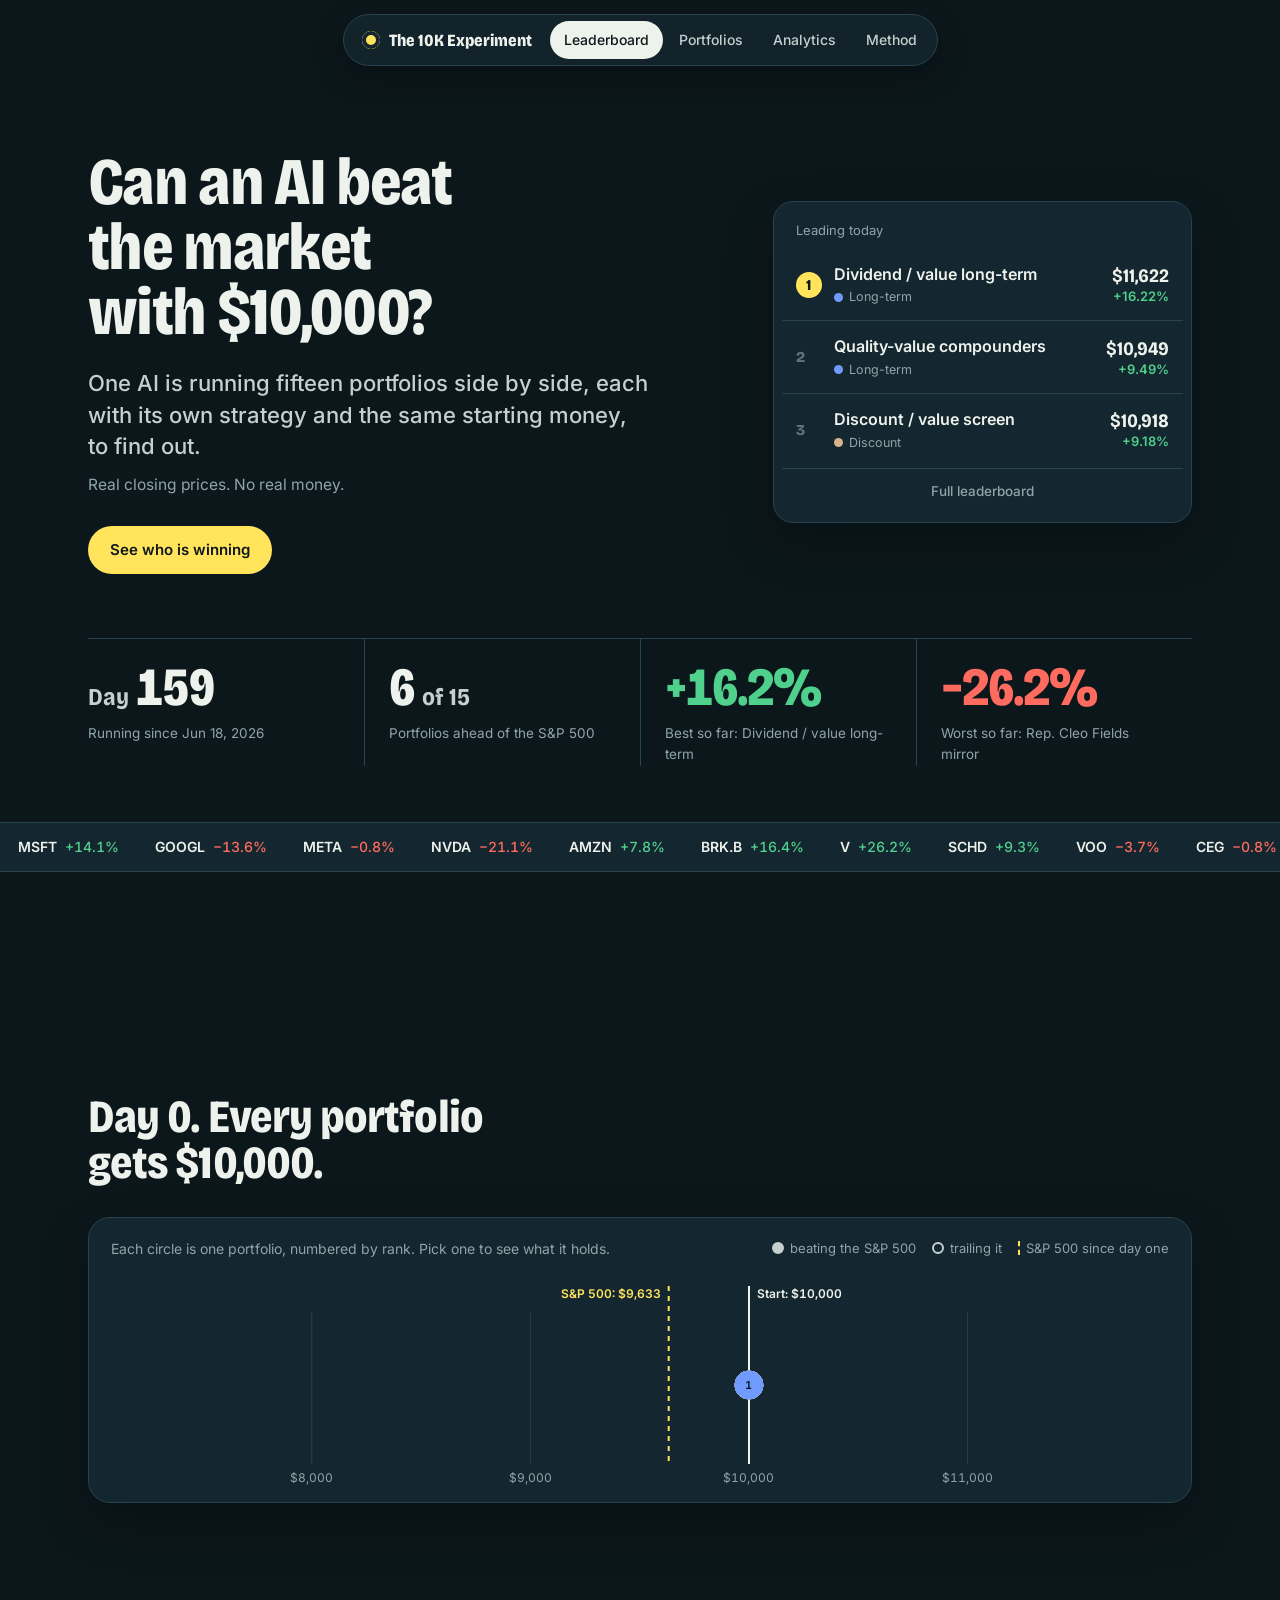
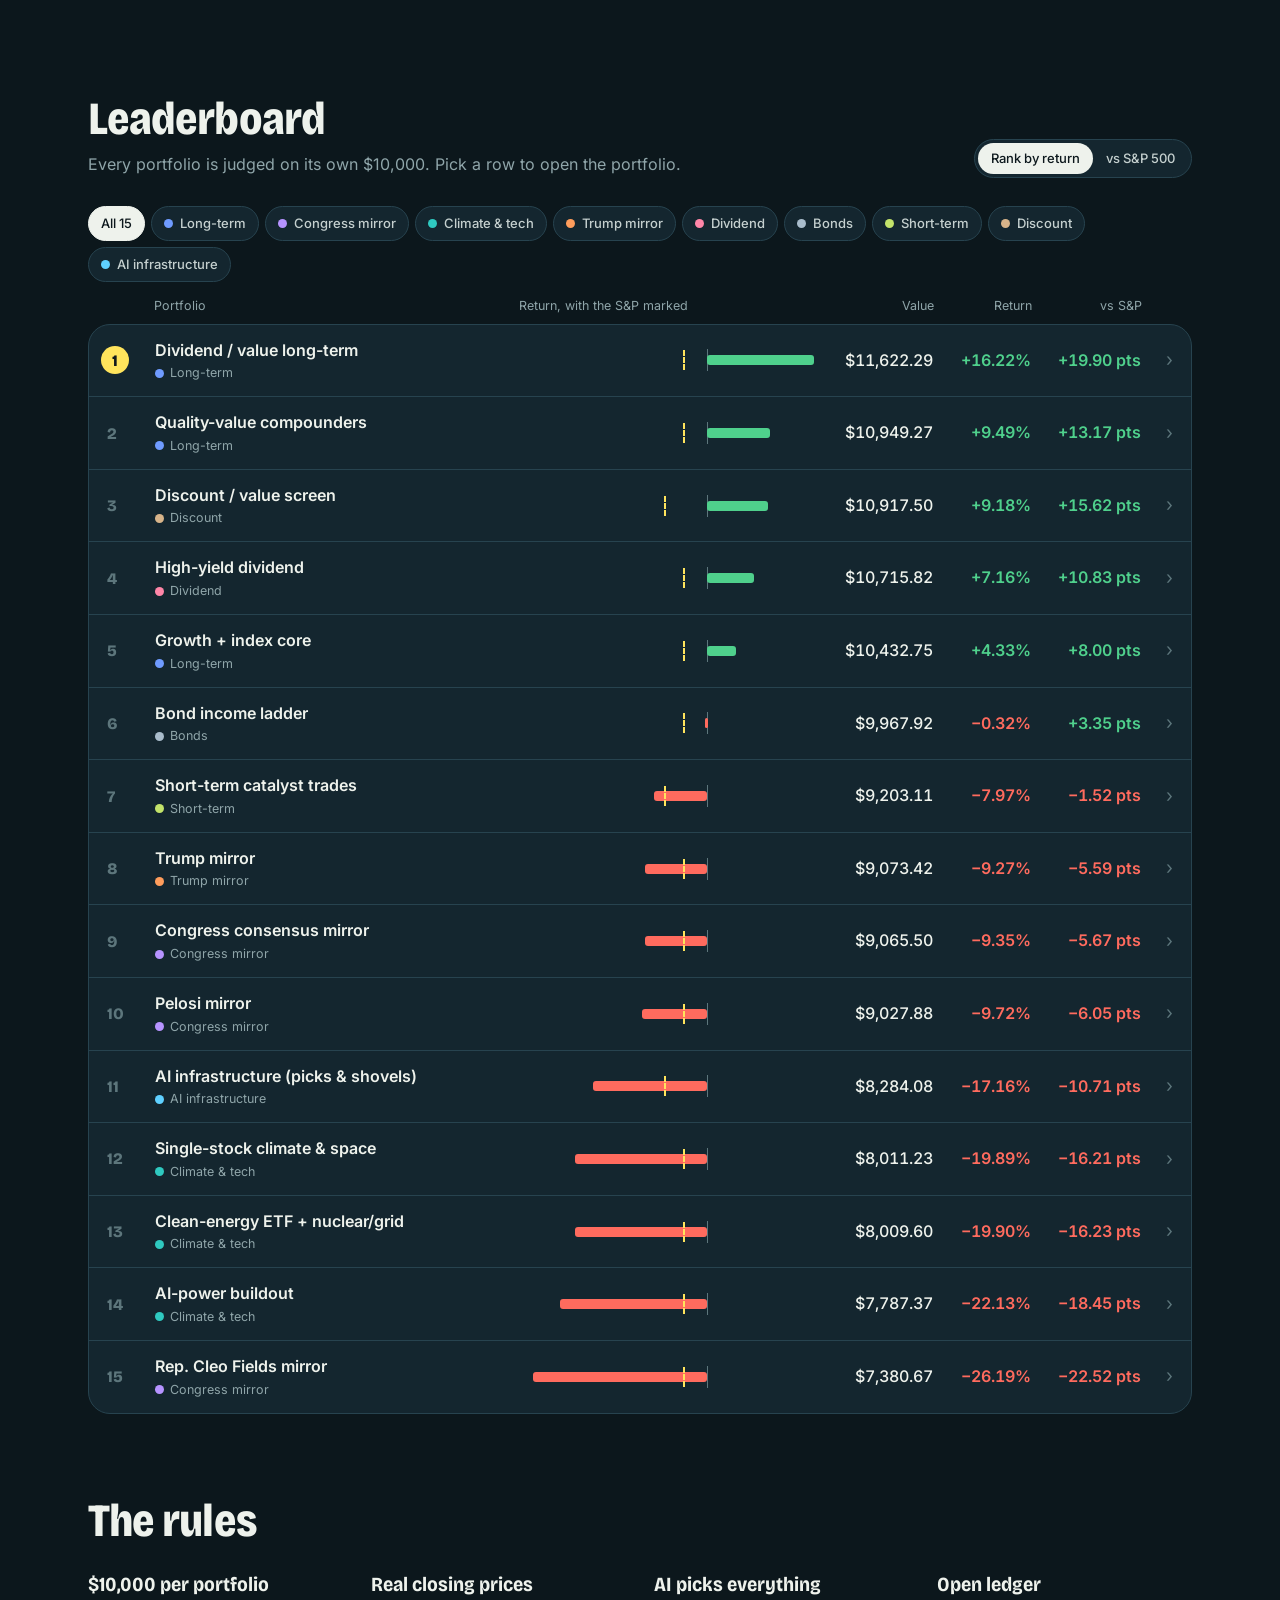
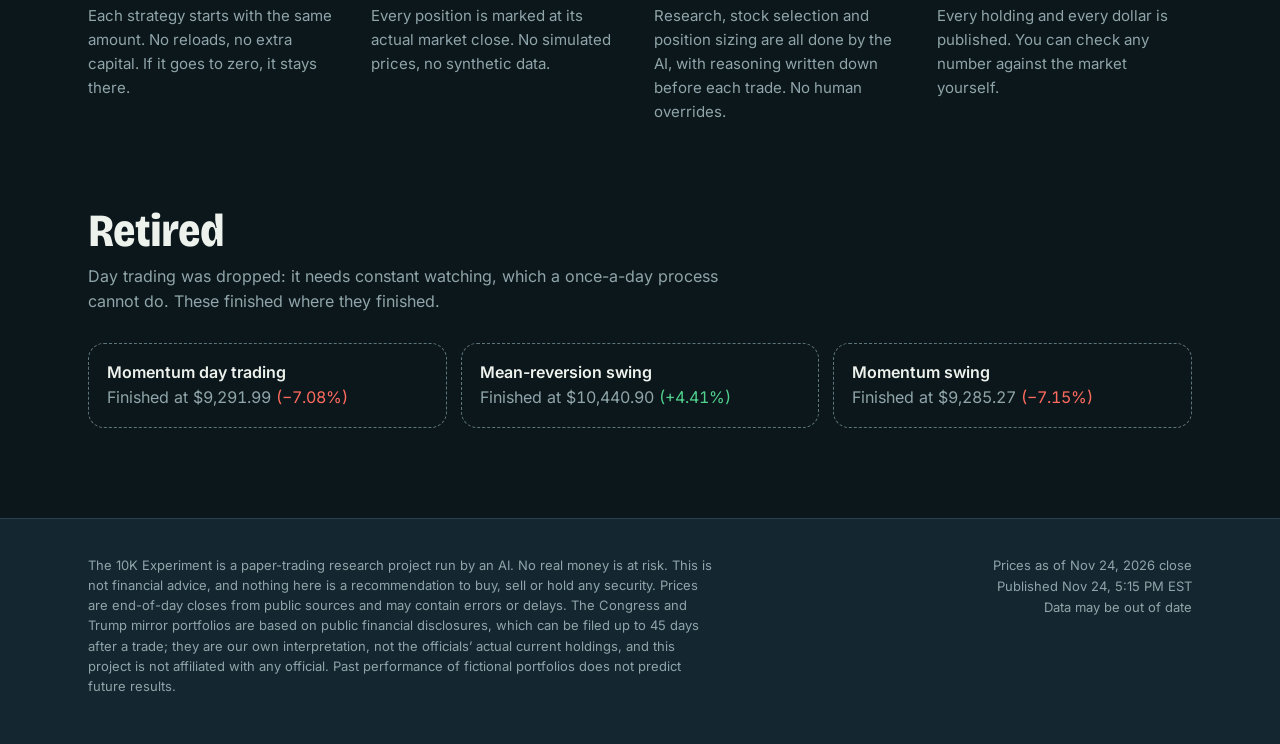
<file: index.html>
<!DOCTYPE html>
<html lang="en">
<head>
<meta charset="UTF-8">
<meta name="viewport" content="width=device-width, initial-scale=1.0">
<meta http-equiv="Content-Security-Policy" content="default-src 'none'; script-src 'self' 'unsafe-inline'; style-src 'self' 'unsafe-inline'; font-src 'self'; img-src 'self' data:; connect-src 'self'; base-uri 'none'; form-action 'none'">
<meta name="referrer" content="no-referrer">
<link rel="icon" href="data:image/svg+xml,%3Csvg xmlns='http://www.w3.org/2000/svg' viewBox='0 0 32 32'%3E%3Crect width='32' height='32' rx='7' fill='%230c171c'/%3E%3Ccircle cx='16' cy='16' r='9' fill='none' stroke='%23ffe45c' stroke-width='3'/%3E%3Ccircle cx='16' cy='16' r='3.5' fill='%23ffe45c'/%3E%3C/svg%3E">
<title>The 10K Experiment</title>
<meta name="description" content="An AI runs a set of $10,000 paper portfolios, each with its own strategy, at real market prices. See which one is winning and what it holds.">
<link rel="stylesheet" href="fonts/fonts.css">
<link rel="stylesheet" href="site.css?v=4">
</head>
<body>

<header class="nav">
  <div class="pill">
    <a class="mark-logo" href="#home" aria-label="The 10K Experiment, home"><i></i><span>The 10K Experiment</span></a>
    <nav aria-label="Main">
      <a href="#home" data-nav="home">Leaderboard</a>
      <a href="#portfolios" data-nav="portfolios">Portfolios</a>
      <a href="#analytics" data-nav="analytics">Analytics</a>
      <a href="#method" data-nav="method">Method</a>
    </nav>
  </div>
</header>

<main>

<!-- ═════════ Leaderboard (home) ═════════ -->
<section class="view" id="v-home">
  <div class="hero4" id="hero">
    <div class="wrap hero4-grid">
      <div>
        <h1 class="h1">Can an AI beat the market with $10,000?</h1>
        <p class="hero-line" id="hero-line"></p>
        <p class="lede" id="hero-lede"></p>
        <button class="cta" data-scroll="race">See who is winning</button>
      </div>
      <div class="top3">
        <p class="top3-h">Leading today</p>
        <ol id="top3"></ol>
        <button class="top3-more" data-scroll="leaderboard">Full leaderboard</button>
      </div>
    </div>
    <div class="wrap"><dl class="hfacts" id="hfacts"></dl></div>
  </div>

  <div class="tape" id="tape" aria-label="Every stock held, with its gain or loss since purchase"></div>

  <section class="race" id="race">
    <div class="race-pin">
      <div class="wrap" style="width:100%">
        <div class="race-cap"><h2 class="h2 a" id="cap-a">Day 0. Every portfolio gets $10,000.</h2><h2 class="h2 b" id="cap-b"></h2></div>
        <figure class="field-box">
          <div class="field-top">
            <p>Each circle is one portfolio, numbered by rank. Pick one to see what it holds.</p>
            <div class="key">
              <span><i class="fill"></i>beating the S&amp;P 500</span>
              <span><i></i>trailing it</span>
              <span><i class="sp"></i>S&amp;P 500 since day one</span>
            </div>
          </div>
          <svg id="field" role="group" aria-label="Every portfolio placed by its current value"></svg>
        </figure>
        <p class="recap" id="recap"></p>
      </div>
    </div>
  </section>

  <div class="wrap band" id="leaderboard" data-rise>
    <div class="band-head">
      <div>
        <h2 class="h2">Leaderboard</h2>
        <p class="sub">Every portfolio is judged on its own $10,000. Pick a row to open the portfolio.</p>
      </div>
      <div class="seg" role="group" aria-label="Rank by" id="sort">
        <button aria-pressed="true" data-sort="ret">Rank by return</button>
        <button aria-pressed="false" data-sort="alpha">vs S&amp;P 500</button>
      </div>
    </div>
    <div class="tools"><div class="chips" id="fam-chips" role="group" aria-label="Filter by strategy"></div></div>
    <div class="board-head" id="board-head" data-sort="ret" aria-hidden="true"><span></span><span>Portfolio</span><span class="t">Return, with the S&amp;P marked</span><span class="r v">Value</span><span class="r rt">Return</span><span class="r a">vs S&amp;P</span><span></span></div>
    <ol class="board" id="board" data-sort="ret" data-grow></ol>
  </div>

  <div class="wrap band" data-rise>
    <div class="band-head"><h2 class="h2">The rules</h2></div>
    <div class="rules">
      <div><h3 class="h3">$10,000 per portfolio</h3><p>Each strategy starts with the same amount. No reloads, no extra capital. If it goes to zero, it stays there.</p></div>
      <div><h3 class="h3">Real closing prices</h3><p>Every position is marked at its actual market close. No simulated prices, no synthetic data.</p></div>
      <div><h3 class="h3">AI picks everything</h3><p>Research, stock selection and position sizing are all done by the AI, with reasoning written down before each trade. No human overrides.</p></div>
      <div><h3 class="h3">Open ledger</h3><p>Every holding and every dollar is published. You can check any number against the market yourself.</p></div>
    </div>
  </div>

  <div class="wrap band" id="retired-band" data-rise>
    <div class="band-head"><div><h2 class="h2">Retired</h2><p class="sub">Day trading was dropped: it needs constant watching, which a once-a-day process cannot do. These finished where they finished.</p></div></div>
    <div class="retired" id="retired"></div>
  </div>
</section>

<!-- ═════════ Portfolios ═════════ -->
<section class="view" id="v-portfolios" hidden>
  <div class="wrap page-top">
    <h1 class="h1" style="max-width:none">Portfolios</h1>
    <p class="lede">Each one is a separate $10,000 account with its own strategy. Open any of them to see every position.</p>
  </div>
  <div class="wrap" style="padding-top:36px">
    <div class="tools"><div class="chips" id="fam-chips-2" role="group" aria-label="Filter by strategy"></div></div>
    <div class="cards" id="cards"></div>
  </div>
</section>

<!-- ═════════ One portfolio ═════════ -->
<section class="view" id="v-portfolio" hidden>
  <div class="wrap" id="detail"></div>
</section>

<!-- ═════════ Analytics ═════════ -->
<section class="view" id="v-analytics" hidden>
  <div class="wrap page-top">
    <h1 class="h1" style="max-width:none">Analytics</h1>
    <p class="lede" id="an-lede"></p>
  </div>

  <div class="wrap band" data-rise>
    <div class="band-head"><div><h2 class="h2">Head to head</h2><p class="sub">Put any two portfolios side by side.</p></div></div>
    <div class="h2h" id="h2h"></div>
    <p class="shared" id="h2h-shared"></p>
  </div>

  <div class="wrap band" data-rise>
    <div class="band-head"><div><h2 class="h2">Every stock the AI owns</h2><p class="sub">Sized by dollars held across all portfolios, colored by gain or loss since purchase. Pick a stock to see who holds it.</p></div></div>
    <div class="treemap" id="treemap"></div>
    <div class="scale"><span>−25%</span><i></i><span>+25%</span></div>
  </div>

  <div class="wrap band" data-rise>
    <div class="two">
      <div><h2 class="h2">Best picks</h2><ol class="picks" id="best" style="margin-top:18px"></ol></div>
      <div><h2 class="h2">Worst picks</h2><ol class="picks" id="worst" style="margin-top:18px"></ol></div>
    </div>
  </div>

  <div class="wrap band" data-rise>
    <div class="two">
      <div>
        <h2 class="h2">By strategy</h2>
        <p class="sub" style="margin-top:10px">Average return of the portfolios in each strategy.</p>
        <ul class="fams" id="fams" data-grow style="margin-top:14px"></ul>
      </div>
      <div>
        <h2 class="h2">Income collected</h2>
        <p class="sub" style="margin-top:10px">Dividends and interest paid so far, by position.</p>
        <ul class="fams" id="income" data-grow style="margin-top:14px"></ul>
      </div>
    </div>
  </div>
</section>

<!-- ═════════ Method ═════════ -->
<section class="view" id="v-method" hidden>
  <div class="wrap page-top">
    <h1 class="h1" style="max-width:none">Method</h1>
    <p class="lede" id="method-lede"></p>
  </div>

  <div class="wrap band" data-rise>
    <div class="cols">
      <div><h3 class="h3">$10,000 each</h3><p>Starting capital per portfolio. No reloads, no margin. Every strategy gets the same shot, and none of them props up another.</p></div>
      <div><h3 class="h3">Measured against VOO</h3><p>The benchmark is the Vanguard S&amp;P 500 ETF over the same days the portfolio has been running. “vs S&amp;P” is the portfolio's return minus VOO's.</p></div>
      <div><h3 class="h3">Zero overrides</h3><p>The AI selects every stock, sizes every position and times every entry and exit. No human steps in.</p></div>
      <div><h3 class="h3">Real prices</h3><p>Positions are marked to actual closing prices from public markets. Nothing is simulated.</p></div>
      <div><h3 class="h3">Started June 18, 2026</h3><p>The original portfolios were funded on the same day. Portfolios added later are measured from their own start date.</p></div>
      <div><h3 class="h3">Not backtested</h3><p>Every trade is made in real time. There is no hindsight, and the AI does not know what prices will do tomorrow.</p></div>
    </div>
  </div>

  <div class="wrap band" data-rise>
    <div class="band-head"><h2 class="h2">What happens each trading day</h2></div>
    <ol class="steps">
      <li><div><h3 class="h3">Fetch closing prices</h3><p>After the market closes, the AI pulls the real closing price of every holding in every portfolio.</p></div></li>
      <li><div><h3 class="h3">Check stops and targets</h3><p>Each position is checked against its strategy's rules: stop losses, profit targets, rebalancing triggers and income due.</p></div></li>
      <li><div><h3 class="h3">Make the trades</h3><p>The AI decides whether to hold, trim, add or exit. The reasoning is written down before anything is executed.</p></div></li>
      <li><div><h3 class="h3">Update the ledger</h3><p>Every trade, dividend and price change is recorded, and this site is republished with the new numbers.</p></div></li>
      <li><div><h3 class="h3">Report</h3><p>A nightly report covers what happened and why. Strategies that are not working get flagged.</p></div></li>
    </ol>
  </div>

  <div class="wrap band" data-rise>
    <div class="band-head"><h2 class="h2">The strategies</h2></div>
    <div id="strats"></div>
  </div>

  <div class="wrap band" data-rise>
    <div class="band-head"><h2 class="h2">How decisions get made</h2></div>
    <div class="cols">
      <div><h3 class="h3">Position sizing</h3><p>No single stock is more than 35% of its portfolio at entry. Concentration is allowed when conviction is high, but one name cannot sink the account.</p></div>
      <div><h3 class="h3">Entries</h3><p>Each strategy has its own signals: valuation screens for the value books, disclosure filings for the political mirrors, sector strength for climate. The reason is recorded before buying.</p></div>
      <div><h3 class="h3">Exits</h3><p>Short-term books use trailing stops and profit targets. Long-term books act only when a thesis breaks. Every exit follows a rule.</p></div>
      <div><h3 class="h3">Income</h3><p>Dividends, interest and distributions are tracked separately from price gains and counted in the portfolio's value.</p></div>
      <div><h3 class="h3">Benchmark</h3><p>Each portfolio is compared with VOO over its own holding period, so a portfolio that started later is not flattered or punished by timing.</p></div>
      <div><h3 class="h3">Retirement</h3><p>When a strategy is dropped, its portfolio is retired and its final value is frozen on the record. It stops counting in the rankings.</p></div>
    </div>
  </div>

  <div class="wrap band" data-rise>
    <div class="band-head"><h2 class="h2">What this is not</h2></div>
    <ul class="nots">
      <li><h3 class="h3">Financial advice</h3><p>This is a research experiment with fictional portfolios. Nothing here is a recommendation to buy, sell or hold any security.</p></li>
      <li><h3 class="h3">A trading signal</h3><p>Sizes, entry prices and timing are specific to this experiment's constraints. Copying these trades in a real account is discouraged.</p></li>
      <li><h3 class="h3">One big fund</h3><p>The portfolios are never added together. The point is to see what a single $10,000 would have done under each strategy.</p></li>
    </ul>
  </div>
</section>

</main>

<footer>
  <div class="wrap">
    <p>The 10K Experiment is a paper-trading research project run by an AI. No real money is at risk. This is not financial advice, and nothing here is a recommendation to buy, sell or hold any security. Prices are end-of-day closes from public sources and may contain errors or delays. The Congress and Trump mirror portfolios are based on public financial disclosures, which can be filed up to 45 days after a trade; they are our own interpretation, not the officials’ actual current holdings, and this project is not affiliated with any official. Past performance of fictional portfolios does not predict future results.</p>
    <div class="upd" id="updated">Updated each trading day</div>
  </div>
</footer>

<div class="scrim" id="scrim"></div>
<aside class="drawer" id="drawer" role="dialog" aria-modal="true" aria-label="Details" tabindex="-1"></aside>
<div id="tip" hidden></div>

<script>document.write('<script src="data.js?v=' + Date.now() + '"><\/script>');</script>
<script src="site.js?v=4"></script>
</body>
</html>
</file>
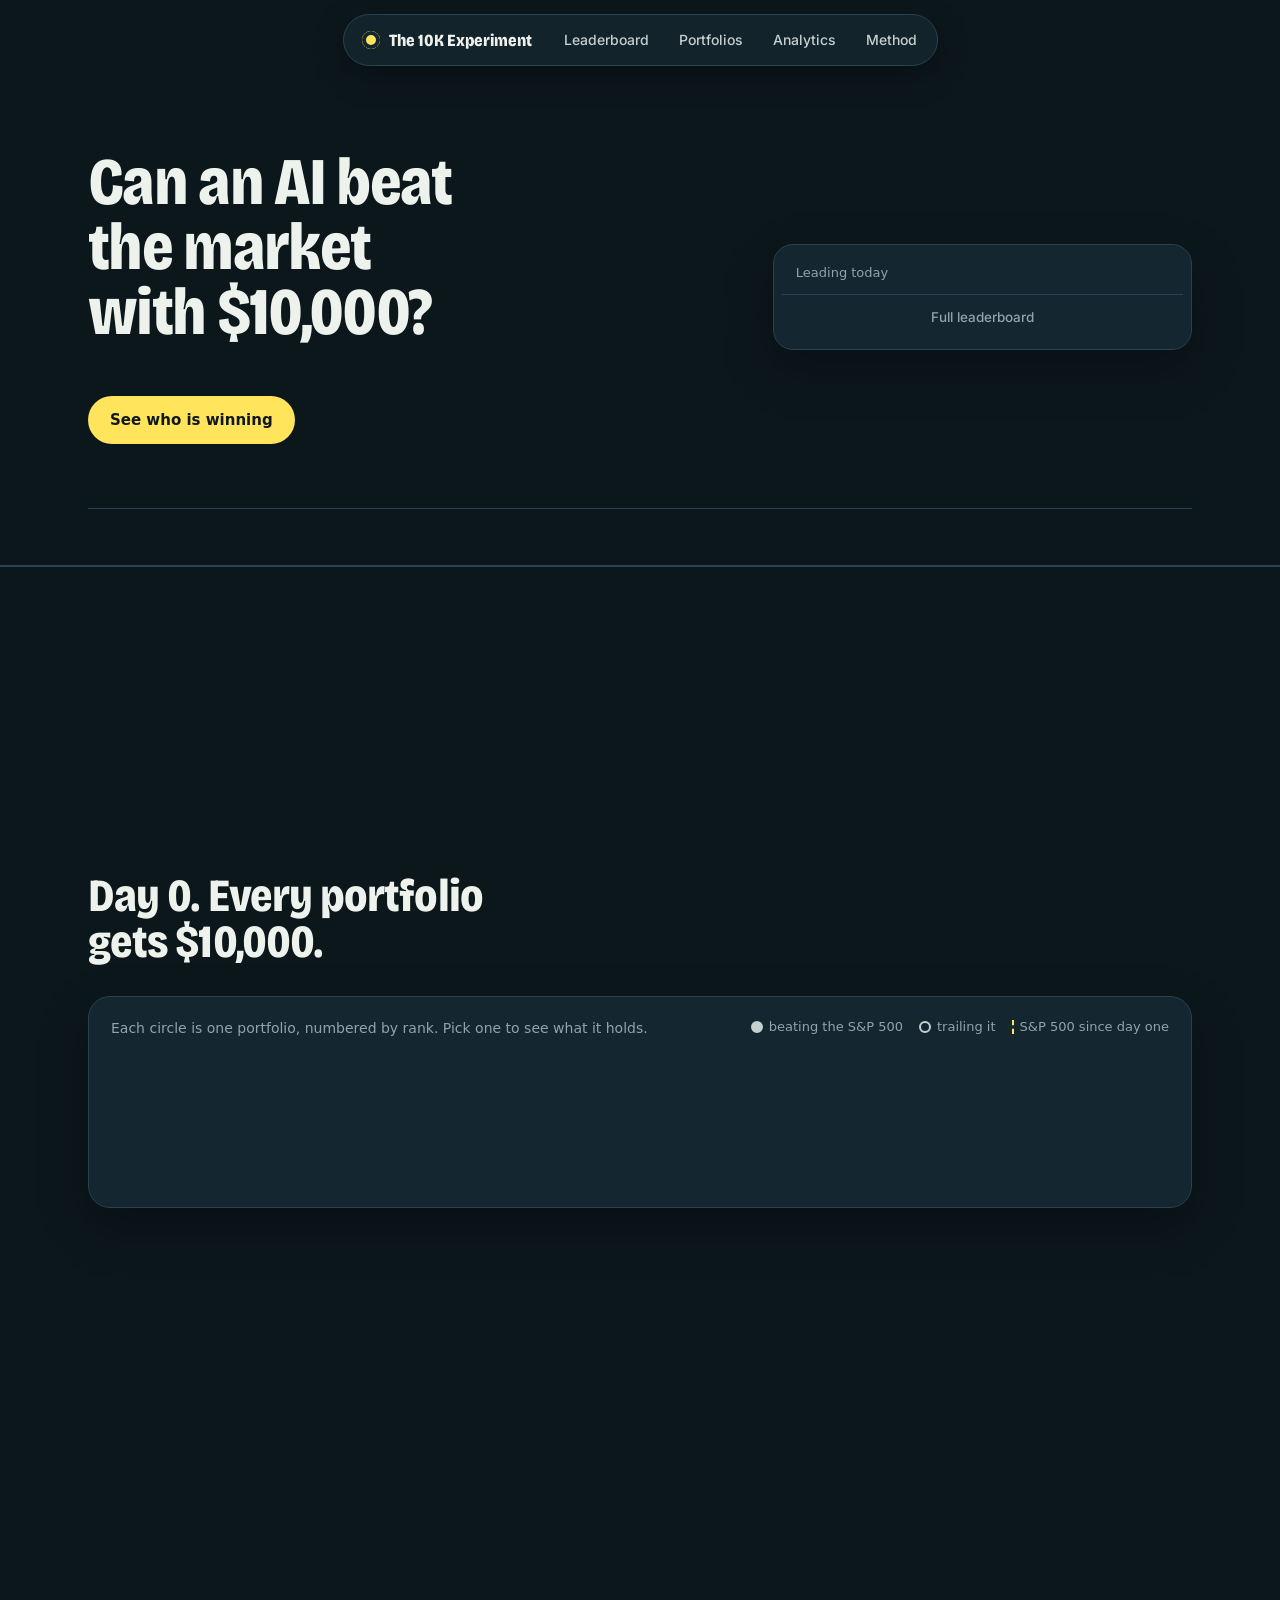
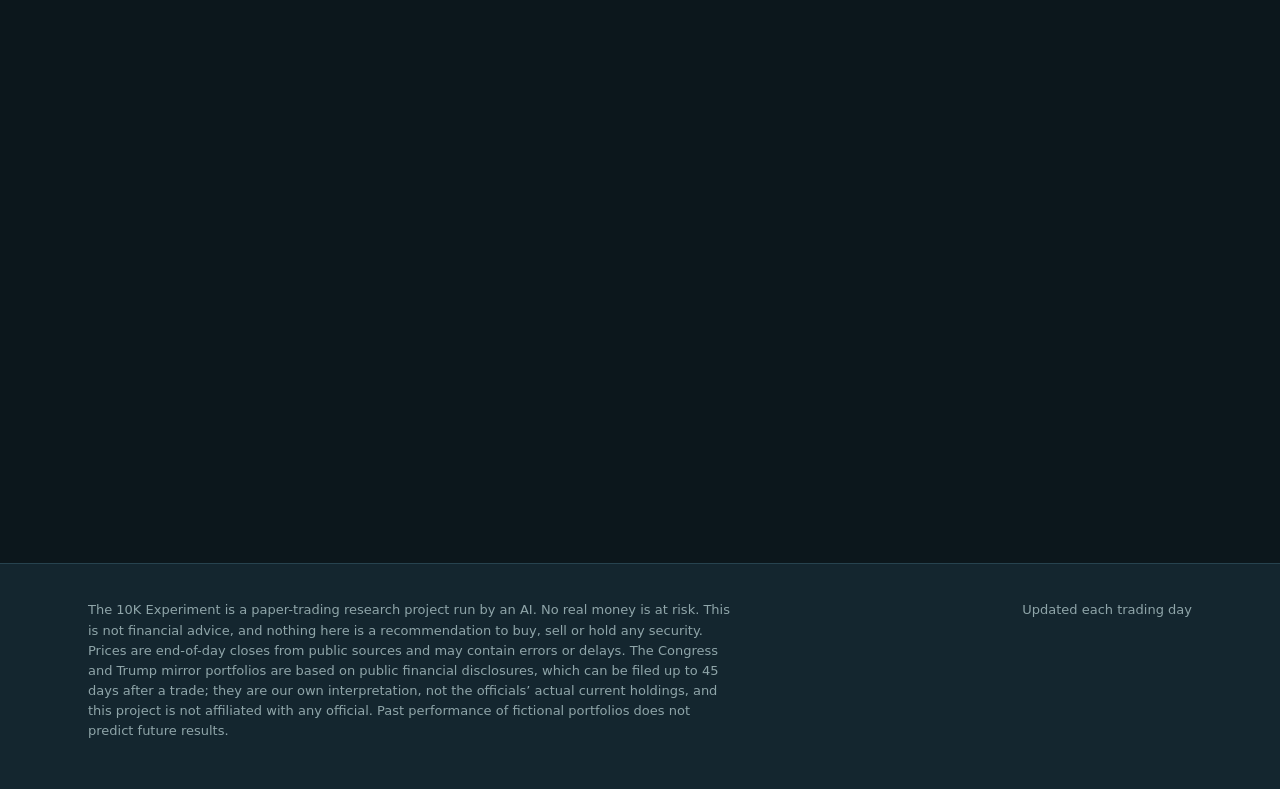
<file: dashboard.html>
<!DOCTYPE html>
<html lang="en"><head><meta charset="UTF-8"><meta name="referrer" content="no-referrer"><meta http-equiv="refresh" content="0; url=index.html#analytics"><title>The 10K Experiment</title></head>
<body><p><a href="index.html#analytics">This page has moved.</a></p></body></html>
</file>
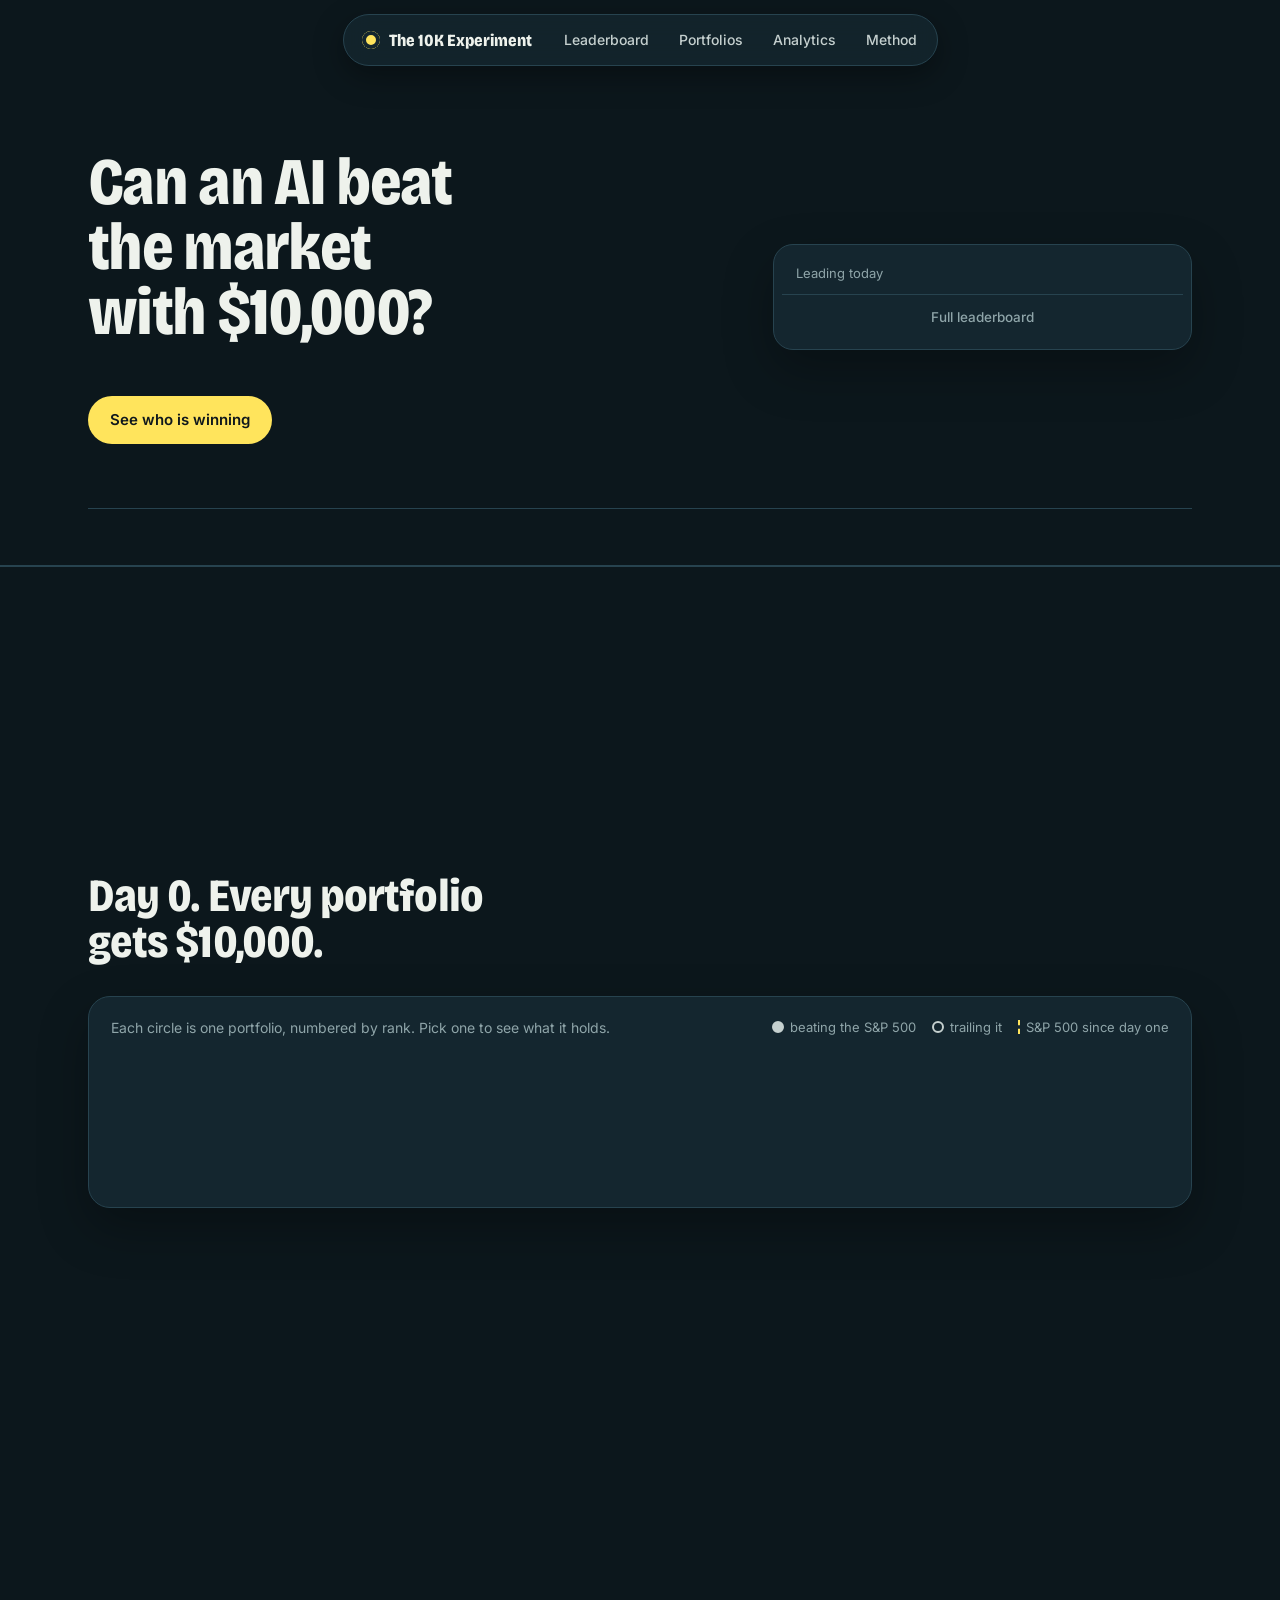
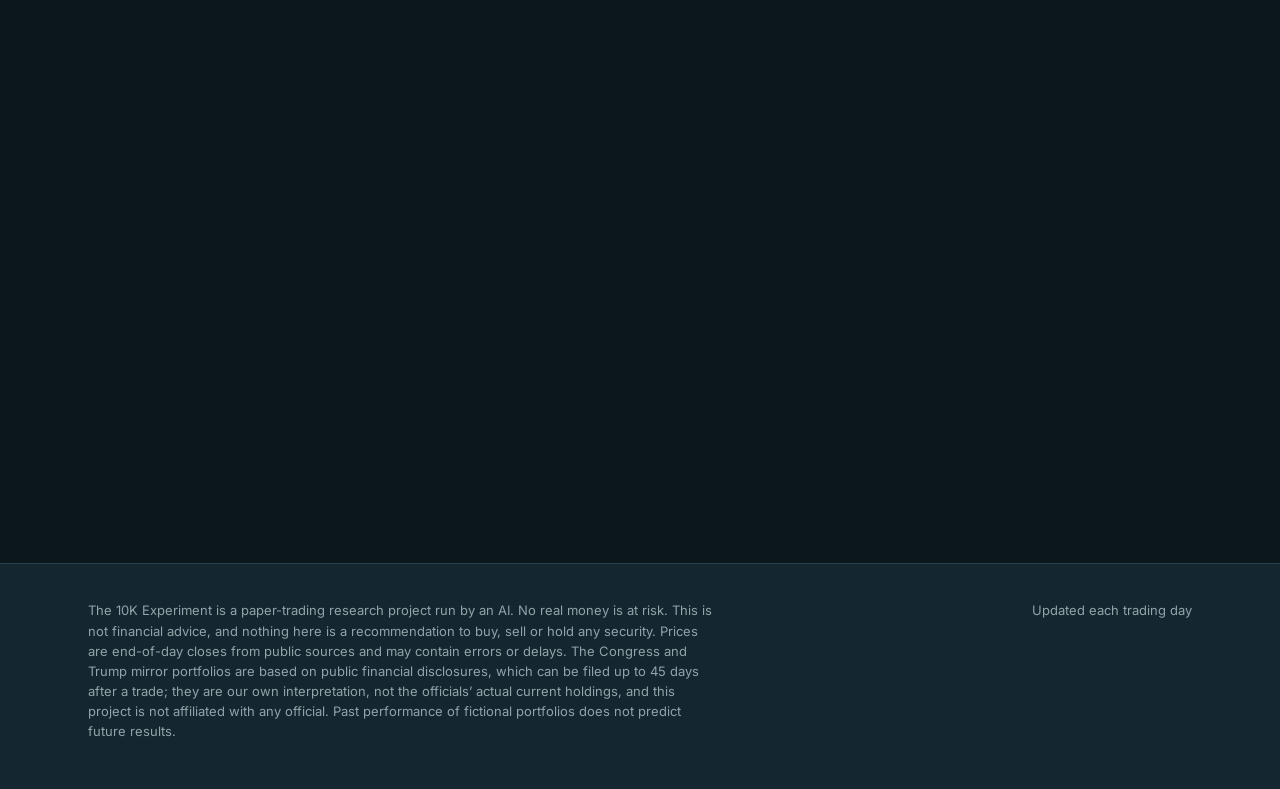
<file: methodology.html>
<!DOCTYPE html>
<html lang="en"><head><meta charset="UTF-8"><meta name="referrer" content="no-referrer"><meta http-equiv="refresh" content="0; url=index.html#method"><title>The 10K Experiment</title></head>
<body><p><a href="index.html#method">This page has moved.</a></p></body></html>
</file>
<file: fonts/fonts.css>
@font-face{font-family:"Inter";font-style:normal;font-weight:400;font-display:swap;src:url(inter-latin-400-normal.woff2) format("woff2")}
@font-face{font-family:"Inter";font-style:normal;font-weight:500;font-display:swap;src:url(inter-latin-500-normal.woff2) format("woff2")}
@font-face{font-family:"Inter";font-style:normal;font-weight:600;font-display:swap;src:url(inter-latin-600-normal.woff2) format("woff2")}
@font-face{font-family:"Bricolage Grotesque";font-style:normal;font-weight:200 800;font-stretch:75% 100%;font-display:swap;src:url(bricolage-grotesque-latin-wdth-normal.woff2) format("woff2-variations")}
</file>
<file: site.css>
:root {
  --bg: #0c171c; --card: #14262f; --soft: #1c3541; --rowhover: #193039;
  --line: #27434f; --ink: #eef2ec; --ink2: #c5d0cf; --mute: #8fa5a9; --faint: #5d767c;
  --mark: #ffe45c; --on-mark: #10181c;
  --gain: #4fd08c; --loss: #ff6b5e;
  --f-display: "Bricolage Grotesque", "Inter", system-ui, sans-serif;
  --f-body: "Inter", system-ui, sans-serif;
  --maxw: 1160px;
  --ease: cubic-bezier(.2,.8,.2,1);
  color-scheme: dark;
}
*, *::before, *::after { box-sizing: border-box; }
body { margin: 0; background: var(--bg); color: var(--ink); font: 400 16px/1.6 var(--f-body); -webkit-font-smoothing: antialiased; overflow-x: clip; }
h1, h2, h3, p, ol, ul, figure, dl { margin: 0; }
ol, ul { padding: 0; list-style: none; }
a { color: inherit; }
button, select { font: inherit; color: inherit; }
button { background: none; border: 0; padding: 0; cursor: pointer; text-align: inherit; }
:focus-visible { outline: 2px solid var(--ink); outline-offset: 2px; border-radius: 4px; }
.num { font-variant-numeric: tabular-nums; }
.gain { color: var(--gain); } .loss { color: var(--loss); }
.wrap { max-width: var(--maxw); margin: 0 auto; padding-left: 28px; padding-right: 28px; }
[hidden] { display: none !important; }
.sr { position: absolute; width: 1px; height: 1px; overflow: hidden; clip-path: inset(50%); }
mark { background: linear-gradient(var(--mark), var(--mark)) no-repeat 0 96% / 0% .14em; color: var(--mark); transition: background-size .9s var(--ease) .6s; }
.in mark, mark.in { background-size: 100% .14em; }

/* ── Floating nav ── */
.nav { position: fixed; top: 14px; left: 0; right: 0; z-index: 30; display: flex; justify-content: center; padding: 0 12px; pointer-events: none; }
.nav .pill { pointer-events: auto; display: flex; align-items: center; gap: 6px 18px; background: rgba(20,38,47,.82); backdrop-filter: blur(14px); border: 1px solid var(--line); border-radius: 999px; padding: 6px 6px 6px 18px; box-shadow: 0 10px 30px rgba(0,0,0,.35); max-width: 100%; }
.mark-logo { font: 800 17px/1 var(--f-display); font-stretch: 85%; text-decoration: none; display: flex; align-items: center; gap: 9px; white-space: nowrap; }
.mark-logo i { display: block; width: 18px; height: 18px; border-radius: 50%; background: var(--mark); box-shadow: inset 0 0 0 4px var(--card), inset 0 0 0 6px var(--mark); }
.nav nav { display: flex; gap: 2px; }
.nav nav a { text-decoration: none; font-weight: 500; font-size: 14px; color: var(--ink2); padding: 8px 14px; border-radius: 999px; white-space: nowrap; }
.nav nav a:hover { background: var(--soft); }
.nav nav a[aria-current="page"] { color: var(--bg); background: var(--ink); }

/* ── Type ── */
.h1 { font: 800 clamp(40px, 6.6vw, 88px)/.94 var(--f-display); font-stretch: 80%; letter-spacing: -.025em; text-wrap: balance; }
.h2 { font: 800 clamp(28px, 3.6vw, 46px)/1 var(--f-display); font-stretch: 82%; letter-spacing: -.02em; text-wrap: balance; }
.h3 { font: 700 20px/1.2 var(--f-display); font-stretch: 88%; }
.lede { font-size: 18px; color: var(--ink2); max-width: 56ch; }
.sub { color: var(--mute); max-width: 64ch; }
.view { padding-bottom: 90px; }
.band { padding-top: 84px; }
.page-top { padding-top: 132px; }
.page-top .lede { margin-top: 20px; }
.band-head { display: flex; align-items: end; justify-content: space-between; gap: 20px 32px; flex-wrap: wrap; margin-bottom: 28px; }
.band-head .sub { margin-top: 10px; }

/* rise-in on scroll */
[data-rise] { opacity: 0; transform: translateY(12px); transition: opacity .6s ease, transform .6s var(--ease); transition-delay: var(--d, 0s); }
[data-rise].in { opacity: 1; transform: none; }

/* ── Hero ── */
.hero2 { position: relative; min-height: 100vh; min-height: 100svh; display: grid; place-items: center; text-align: center; padding: 110px 0 60px; overflow: clip; }
.hero2-in { position: relative; z-index: 2; }
.dayh { font-family: var(--f-display); font-weight: 800; line-height: .8; letter-spacing: -.04em; display: flex; flex-direction: column; align-items: center; }
.dayh .lab { font-size: clamp(30px, 4.4vw, 58px); font-stretch: 84%; letter-spacing: -.01em; line-height: 1; }
.dayh .n { font-size: clamp(150px, 30vw, 400px); font-stretch: 76%; font-variant-numeric: tabular-nums; margin-top: .02em; }
.hero-line { font: 700 clamp(22px, 3.1vw, 40px)/1.15 var(--f-display); font-stretch: 86%; letter-spacing: -.015em; margin-top: 26px; text-wrap: balance; }
.hero2 .lede { margin: 18px auto 0; max-width: 46ch; }
.hero2 .cta { margin-top: 30px; }
.stickers { position: absolute; inset: 0; z-index: 1; pointer-events: none; }
.stk { position: absolute; left: var(--x); top: var(--y); will-change: transform; pointer-events: auto; }
.stk button { display: flex; align-items: baseline; gap: 8px; background: var(--card); border: 1px solid var(--line); border-radius: 14px; padding: 10px 14px; font: 800 20px/1 var(--f-display); font-stretch: 86%; box-shadow: 0 14px 34px rgba(0,0,0,.4); rotate: var(--r); animation: bob var(--t, 6s) ease-in-out infinite alternate; animation-delay: var(--dl, 0s); transition: scale .2s var(--ease); }
.stk button span { font: 600 14px var(--f-body); }
.stk button:hover { scale: 1.08; animation-play-state: paused; }
.stk.up button { border-bottom: 4px solid var(--gain); } .stk.dn button { border-bottom: 4px solid var(--loss); }
@keyframes bob { from { translate: 0 -7px; } to { translate: 0 7px; } }

/* ── Ticker tape ── */
.tape { border-block: 1px solid var(--line); background: var(--card); overflow: hidden; white-space: nowrap; }
.tape-run { display: inline-flex; animation: tape 140s linear infinite; }
.tape:hover .tape-run, .tape:focus-within .tape-run { animation-play-state: paused; }
.tape button { padding: 13px 18px; font-weight: 700; font-size: 14px; display: inline-flex; gap: 8px; }
.tape button span { font-weight: 500; }
.tape button:hover, .tape button:hover span { background: var(--mark); color: var(--on-mark); }
@keyframes tape { to { transform: translateX(-50%); } }

/* ── The race (scroll-pinned field) ── */
.race { height: 260vh; position: relative; }
.race-pin { position: sticky; top: 0; height: 100vh; height: 100svh; display: flex; flex-direction: column; justify-content: center; padding-top: 70px; }
.race.nopin { height: auto; } .race.nopin .race-pin { position: static; height: auto; padding: 90px 0 0; }
.race-cap { position: relative; min-height: 2.1em; font-size: clamp(28px, 3.6vw, 46px); }
.race-cap .h2 { position: absolute; left: 0; top: 0; max-width: 22ch; }
.race-cap .b { opacity: 0; }
.field-box { margin-top: 26px; background: var(--card); border: 1px solid var(--line); border-radius: 22px; padding: 20px 22px 12px; box-shadow: 0 20px 50px rgba(0,0,0,.3); }
.field-top { display: flex; justify-content: space-between; align-items: baseline; gap: 10px 24px; flex-wrap: wrap; }
.field-top p { font-size: 14px; color: var(--mute); }
.key { display: flex; gap: 16px; flex-wrap: wrap; font-size: 13px; color: var(--mute); }
.key span { display: inline-flex; align-items: center; gap: 6px; }
.key i { width: 12px; height: 12px; border-radius: 50%; display: inline-block; border: 2px solid var(--ink2); }
.key i.fill { background: var(--ink2); }
.key i.sp { width: 0; height: 14px; border: 0; border-left: 2px dashed var(--mark); border-radius: 0; }
#field { display: block; width: 100%; margin-top: 6px; overflow: visible; }
#field text { font-family: var(--f-body); fill: var(--mute); font-size: 12px; font-variant-numeric: tabular-nums; }
#field .dot { cursor: pointer; will-change: transform; }
#field .dot circle { stroke-width: 2.5; transition: r .15s; }
#field .dot text { fill: #0c171c; font-weight: 700; font-size: 11px; pointer-events: none; }
#field .dot.hollow text { fill: var(--ink); }
#field .dot.hot circle, #field .dot:hover circle, #field .dot:focus-visible circle { r: 17px; }
#field .dot:focus-visible { outline: none; }
#field .dot:focus-visible circle { stroke: var(--ink); }
#field.dim .dot:not(.hot) { opacity: .25; }
.recap { margin-top: 22px; font: 500 clamp(17px, 1.9vw, 22px)/1.45 var(--f-display); font-stretch: 92%; max-width: 52ch; color: var(--ink2); }
.recap b { color: var(--ink); font-weight: 700; }
.linkish { color: var(--ink); text-decoration: underline; text-decoration-color: var(--faint); text-underline-offset: 3px; font-weight: 700; }
.linkish:hover { background: var(--mark); color: var(--on-mark); text-decoration-color: var(--on-mark); }

/* ── Controls ── */
.chips { display: flex; gap: 6px; flex-wrap: wrap; }
.chip { font-size: 13px; font-weight: 500; color: var(--ink2); padding: 6px 12px; border: 1px solid var(--line); border-radius: 999px; display: inline-flex; align-items: center; gap: 7px; background: var(--card); }
.chip:hover { border-color: var(--faint); }
.chip[aria-pressed="true"] { color: var(--bg); background: var(--ink); border-color: var(--ink); }
.swatch { width: 9px; height: 9px; border-radius: 50%; display: inline-block; flex: none; background: var(--c); }
.seg { display: inline-flex; border: 1px solid var(--line); border-radius: 999px; padding: 3px; background: var(--card); }
.seg button { font-size: 13px; font-weight: 500; color: var(--ink2); padding: 5px 13px; border-radius: 999px; }
.seg button[aria-pressed="true"] { background: var(--ink); color: var(--bg); }
.tools { display: flex; gap: 12px 20px; align-items: center; flex-wrap: wrap; justify-content: space-between; margin-bottom: 14px; }
select { background: var(--card); border: 1px solid var(--line); border-radius: 10px; padding: 9px 12px; max-width: 100%; }

/* ── Leaderboard ── */
.board { background: var(--card); border: 1px solid var(--line); border-radius: 22px; overflow: hidden; }
.board li + li { border-top: 1px solid var(--line); }
.row, .board-head { display: grid; grid-template-columns: 34px minmax(0, 1.5fr) minmax(120px, 1.3fr) 96px 84px 96px 18px; gap: 14px; align-items: center; }
.row { width: 100%; padding: 13px 18px; transition: background .15s; }
.row:hover, .row.hot { background: var(--rowhover); }
.row .rk { font: 800 16px var(--f-display); color: var(--faint); }
.row .rk.first { color: var(--on-mark); background: var(--mark); border-radius: 50%; width: 28px; height: 28px; display: grid; place-items: center; margin-left: -6px; }
.row .nm { min-width: 0; }
.row .nm b { font-weight: 600; display: block; white-space: nowrap; overflow: hidden; text-overflow: ellipsis; }
.row .nm small { font-size: 12.5px; color: var(--mute); display: flex; align-items: center; gap: 6px; }
.row .r { text-align: right; font-weight: 600; white-space: nowrap; }
.row .v { font-weight: 500; }
.row .cv { color: var(--faint); font-size: 18px; text-align: right; transition: translate .2s var(--ease); }
.row:hover .cv { color: var(--ink); translate: 4px 0; }
.board-head { padding: 0 18px 8px; font-size: 12.5px; color: var(--mute); }
.board-head .r { text-align: right; }
.track { position: relative; height: 22px; display: block; }
.track .zero { position: absolute; top: 0; bottom: 0; width: 1px; background: var(--faint); }
.track .bar { position: absolute; top: 6px; height: 10px; border-radius: 3px; background: var(--c); min-width: 3px; transform-origin: left; }
.track .bar.neg { transform-origin: right; }
.track .sp { position: absolute; top: 1px; bottom: 1px; border-left: 2px dashed var(--mark); }
[data-grow] .bar { transform: scaleX(0); }
[data-grow].in .bar { animation: grow .9s var(--ease) both; animation-delay: calc(var(--i, 0) * 35ms); }
@keyframes grow { from { transform: scaleX(0); } to { transform: scaleX(1); } }

/* ── Plain grids ── */
.rules { display: grid; grid-template-columns: repeat(4, 1fr); gap: 28px; }
.rules p, .cols p { color: var(--mute); font-size: 15px; margin-top: 8px; }
.cols { display: grid; grid-template-columns: repeat(3, 1fr); gap: 32px 28px; }
.retired { display: grid; grid-template-columns: repeat(3, 1fr); gap: 14px; }
.retired div { border: 1px dashed var(--faint); border-radius: 16px; padding: 16px 18px; color: var(--mute); }
.retired b { display: block; color: var(--ink); font-weight: 600; }

/* ── Portfolio cards ── */
.cards { display: grid; grid-template-columns: repeat(auto-fill, minmax(300px, 1fr)); gap: 16px; perspective: 1200px; }
.pcard { display: flex; flex-direction: column; gap: 14px; background: var(--card); border: 1px solid var(--line); border-radius: 20px; padding: 20px; width: 100%; position: relative; overflow: hidden; box-shadow: 0 2px 0 rgba(15,23,34,.03); transition: box-shadow .25s, border-color .2s, translate .25s var(--ease); }
.pcard::before { content: ""; position: absolute; left: 0; top: 0; bottom: 0; width: 6px; background: var(--c); }
.pcard:hover { box-shadow: 0 16px 36px rgba(0,0,0,.35); border-color: var(--faint); translate: 0 -3px; }
.pcard .top { display: flex; justify-content: space-between; gap: 12px; align-items: start; }
.pcard .fam { font-size: 12.5px; color: var(--mute); }
.pcard .rk { font: 800 13px var(--f-display); color: var(--mute); white-space: nowrap; }
.pcard .big { font: 800 32px/1 var(--f-display); font-stretch: 85%; letter-spacing: -.01em; display: block; }
.pcard .line2 { display: flex; gap: 14px; font-size: 14px; font-weight: 600; margin-top: 6px; }
.pcard .tks { font-size: 13px; color: var(--mute); white-space: nowrap; overflow: hidden; text-overflow: ellipsis; }
.alloc { display: flex; height: 12px; border-radius: 4px; overflow: hidden; gap: 2px; }
.alloc i { display: block; height: 100%; background: var(--c); min-width: 2px; }
.alloc i.cash { background: var(--soft); }
.alloc.big { height: 36px; border-radius: 10px; }
.alloc.big button { height: 100%; background: var(--c); min-width: 3px; font-size: 11.5px; font-weight: 700; color: #0c171c; overflow: hidden; white-space: nowrap; text-align: center; transition: filter .15s; }
.alloc.big button:hover { filter: brightness(1.12); }
.alloc.big button.cash { background: var(--soft); color: var(--mute); cursor: default; }

/* ── Portfolio detail ── */
.crumbs { display: flex; justify-content: space-between; align-items: center; gap: 12px; padding-top: 104px; font-size: 14px; }
.crumbs a, .crumbs button { color: var(--mute); text-decoration: none; padding: 6px 0; }
.crumbs a:hover, .crumbs button:hover { color: var(--ink); }
.crumbs .pn { display: flex; gap: 18px; }
.phead { padding-top: 26px; display: grid; grid-template-columns: minmax(0, 1fr) auto; gap: 24px 40px; align-items: end; }
.phead .fam { display: inline-flex; align-items: center; gap: 8px; font-size: 14px; color: var(--mute); margin-bottom: 12px; }
.phead .h1 { font-size: clamp(34px, 5vw, 64px); max-width: 16ch; }
.phead .val { text-align: right; }
.phead .val b { font: 800 clamp(34px, 5vw, 60px)/1 var(--f-display); font-stretch: 82%; letter-spacing: -.02em; display: block; }
.phead .val span { font-size: 15px; color: var(--mute); }
.plan { margin-top: 26px; background: var(--card); border: 1px solid var(--line); border-left: 6px solid var(--c); border-radius: 16px; padding: 18px 22px; max-width: 860px; }
.plan small { display: block; font-size: 13px; color: var(--mute); margin-bottom: 4px; }
.plan p { font-size: 16.5px; color: var(--ink); }
.facts { display: grid; grid-template-columns: repeat(auto-fit, minmax(190px, 1fr)); gap: 0 32px; margin: 30px 0 0; border-top: 1px solid var(--line); }
.facts div { padding: 16px 0; border-bottom: 1px solid var(--line); }
.facts dt { font-size: 13px; color: var(--mute); }
.facts dd { margin: 2px 0 0; font: 700 22px/1.2 var(--f-display); font-stretch: 88%; }
.facts small { display: block; font: 400 12.5px/1.4 var(--f-body); color: var(--mute); margin-top: 2px; }
.chart-box { background: var(--card); border: 1px solid var(--line); border-radius: 22px; padding: 18px 20px 10px; margin-top: 20px; }
.chart-key { display: flex; gap: 18px; flex-wrap: wrap; font-size: 13.5px; color: var(--ink2); }
.chart-key span { display: inline-flex; align-items: center; gap: 7px; }
.chart-key i { width: 18px; height: 0; border-top: 3px solid var(--c); display: inline-block; }
.chart-key i.dash { border-top: 2px dashed var(--mark); }
#pchart { display: block; width: 100%; overflow: visible; margin-top: 6px; }
#pchart text { font-family: var(--f-body); fill: var(--mute); font-size: 12px; font-variant-numeric: tabular-nums; }
#pchart .pl { fill: none; stroke-width: 3.5; stroke-linejoin: round; stroke-linecap: round; stroke-dasharray: 1; stroke-dashoffset: 1; animation: draw 1.5s var(--ease) .2s forwards; }
#pchart .sl { fill: none; stroke: var(--mark); stroke-width: 1.75; stroke-dasharray: 5 5; opacity: 0; animation: fade .8s ease 1s forwards; }
#pchart .pt { opacity: 0; animation: fade .4s ease forwards; animation-delay: calc(.5s + var(--i) * .25s); }
@keyframes draw { to { stroke-dashoffset: 0; } }
@keyframes fade { to { opacity: 1; } }
.duel { margin-top: 26px; display: grid; gap: 10px; }
.duel .d { display: grid; grid-template-columns: 150px 1fr 92px; gap: 14px; align-items: center; font-size: 14px; }
.duel .d span:last-child { text-align: right; font-weight: 600; }
.duel .bar { height: 18px; top: 2px; border-radius: 4px; }
.tbl-wrap { overflow-x: auto; margin-top: 16px; background: var(--card); border: 1px solid var(--line); border-radius: 22px; padding: 16px 20px 6px; }
table { width: 100%; border-collapse: collapse; font-size: 14.5px; min-width: 760px; }
th { font-size: 12.5px; font-weight: 500; color: var(--mute); text-align: right; padding: 0 12px 9px; border-bottom: 1px solid var(--line); white-space: nowrap; }
td { padding: 12px; border-bottom: 1px solid var(--line); text-align: right; white-space: nowrap; vertical-align: top; }
tr:last-child td { border-bottom: 0; }
th:first-child, td:first-child { text-align: left; padding-left: 0; }
th:last-child, td:last-child { padding-right: 0; }
tr.cashrow td { color: var(--mute); }
.tk { font-weight: 700; display: inline-flex; align-items: center; gap: 8px; padding: 2px 4px; margin: 0 -4px; border-radius: 5px; }
.tk:hover, .tk:hover small { background: var(--mark); color: var(--on-mark); }
.tk small { font-weight: 400; color: var(--mute); font-size: 12px; }
.why { display: block; white-space: normal; font-size: 13px; color: var(--mute); max-width: 34ch; margin-top: 2px; padding-left: 17px; }
.wbar { display: inline-block; width: 54px; height: 6px; background: var(--soft); border-radius: 3px; vertical-align: middle; margin-left: 8px; overflow: hidden; }
.wbar i { display: block; height: 100%; background: var(--c); }
.note { font-size: 13.5px; color: var(--mute); margin-top: 14px; max-width: 74ch; }

/* ── Analytics ── */
.h2h { display: grid; grid-template-columns: 1fr 1fr; gap: 16px; }
.h2h .side { background: var(--card); border: 1px solid var(--line); border-left: 6px solid var(--c); border-radius: 20px; padding: 20px; min-width: 0; }
.h2h select { width: 100%; margin-bottom: 16px; background: var(--soft); }
.h2h .big { font: 800 36px/1 var(--f-display); font-stretch: 85%; }
.h2h dl { margin: 16px 0 0; display: grid; grid-template-columns: 1fr auto; gap: 7px 12px; font-size: 14px; }
.h2h dt { color: var(--mute); } .h2h dd { margin: 0; text-align: right; font-weight: 500; }
.h2h .win { display: inline-block; font: 700 12px var(--f-body); color: var(--on-mark); background: var(--mark); border-radius: 999px; padding: 4px 10px; margin-left: 10px; vertical-align: 8px; }
.shared { margin-top: 14px; font-size: 14.5px; color: var(--mute); }
.tklist { display: inline-flex; flex-wrap: wrap; gap: 6px; vertical-align: middle; }
.tkpill { font-size: 12.5px; font-weight: 600; border: 1px solid var(--line); background: var(--card); border-radius: 6px; padding: 2px 8px; color: var(--ink2); }
.tkpill:hover { background: var(--mark); border-color: var(--mark); color: var(--on-mark); }
.treemap { position: relative; width: 100%; height: 460px; border-radius: 20px; overflow: hidden; background: var(--soft); }
.treemap button { position: absolute; overflow: hidden; border: 1.5px solid var(--bg); padding: 6px 8px; font-weight: 700; font-size: 13px; line-height: 1.2; text-align: left; transition: filter .15s; }
.treemap button small { display: block; font-weight: 500; font-size: 11.5px; opacity: .9; }
.treemap button:hover { filter: brightness(1.1) saturate(1.2); z-index: 1; }
.treemap button:focus-visible { z-index: 2; outline-offset: -3px; }
[data-rise] .treemap button { scale: .6; opacity: 0; }
[data-rise].in .treemap button { scale: 1; opacity: 1; transition: scale .6s var(--ease), opacity .4s; transition-delay: calc(var(--i) * 14ms); }
.scale { display: flex; align-items: center; gap: 10px; font-size: 12.5px; color: var(--mute); margin-top: 10px; }
.scale i { display: block; width: 180px; height: 8px; border-radius: 4px; background: linear-gradient(90deg, #d8402f, #26424e 50%, #25a868); }
.two { display: grid; grid-template-columns: 1fr 1fr; gap: 40px; }
.picks li { display: grid; grid-template-columns: 70px minmax(0,1fr) 78px; gap: 12px; align-items: center; padding: 11px 0; border-bottom: 1px solid var(--line); font-size: 14.5px; }
.picks li button.pf { color: var(--mute); white-space: nowrap; overflow: hidden; text-overflow: ellipsis; }
.picks li button.pf:hover { color: var(--ink); }
.picks li span:last-child { text-align: right; font-weight: 600; }
.fams li { display: grid; grid-template-columns: 176px 1fr 76px; gap: 14px; align-items: center; padding: 9px 0; font-size: 14.5px; }
.fams li > span:first-child { display: flex; align-items: center; gap: 8px; }
.fams li > span:last-child { text-align: right; font-weight: 600; }
.fams small { color: var(--mute); font-size: 12.5px; }

/* ── Method ── */
.steps { counter-reset: s; display: grid; max-width: 760px; }
.steps li { counter-increment: s; display: grid; grid-template-columns: 52px 1fr; gap: 6px; padding: 18px 0; border-bottom: 1px solid var(--line); }
.steps li::before { content: counter(s); font: 800 20px/36px var(--f-display); color: var(--on-mark); background: var(--mark); width: 36px; height: 36px; border-radius: 50%; text-align: center; }
.steps p { color: var(--mute); font-size: 15px; margin-top: 4px; }
.strat { display: grid; grid-template-columns: 240px minmax(0, 1fr); gap: 16px 40px; padding: 28px 0; border-bottom: 1px solid var(--line); }
.strat .side small { display: block; color: var(--mute); font-size: 13.5px; margin-top: 8px; }
.strat h3 { display: flex; align-items: center; gap: 10px; }
.strat p { color: var(--ink2); font-size: 15.5px; max-width: 68ch; }
.strat .books { margin-top: 14px; display: flex; flex-wrap: wrap; gap: 8px; }
.bookbtn { font-size: 13.5px; font-weight: 500; border: 1px solid var(--line); background: var(--card); border-radius: 999px; padding: 6px 13px; display: inline-flex; gap: 8px; }
.bookbtn:hover { border-color: var(--ink); }
.nots li { padding: 16px 0 16px 34px; border-bottom: 1px solid var(--line); position: relative; max-width: 760px; }
.nots li::before { content: "×"; position: absolute; left: 0; top: 10px; font: 800 26px/1 var(--f-display); color: var(--loss); }
.nots p { color: var(--mute); font-size: 15px; margin-top: 4px; }

/* ── Drawer ── */
.scrim { position: fixed; inset: 0; background: rgba(4,10,13,.62); z-index: 40; opacity: 0; pointer-events: none; transition: opacity .25s; }
.scrim.on { opacity: 1; pointer-events: auto; }
.drawer { position: fixed; top: 10px; right: 10px; bottom: 10px; width: min(520px, calc(100vw - 20px)); background: var(--card); border: 1px solid var(--line); border-radius: 24px; z-index: 41; transform: translateX(calc(100% + 20px)); transition: transform .38s var(--ease), visibility .38s; overflow-y: auto; padding: 22px 26px 30px; visibility: hidden; box-shadow: -20px 0 60px rgba(0,0,0,.5); }
.drawer.on { transform: none; visibility: visible; }
.drawer.on > * { animation: slidein .5s var(--ease) both; animation-delay: calc(var(--k, 0) * 45ms + 80ms); }
@keyframes slidein { from { opacity: 0; translate: 24px 0; } }
.drawer .x { float: right; width: 36px; height: 36px; border-radius: 50%; border: 1px solid var(--line); text-align: center; font-size: 18px; color: var(--mute); margin: -4px -6px 0 12px; animation: none !important; }
.drawer .x:hover { color: var(--bg); background: var(--ink); border-color: var(--ink); }
.drawer .fam { display: inline-flex; align-items: center; gap: 8px; font-size: 13.5px; color: var(--mute); }
.drawer h2 { font: 800 30px/1.02 var(--f-display); font-stretch: 84%; letter-spacing: -.015em; margin-top: 8px; }
.drawer .big { font: 800 42px/1 var(--f-display); font-stretch: 84%; margin-top: 20px; }
.drawer .line2 { display: flex; gap: 16px; font-weight: 600; font-size: 15px; margin-top: 6px; flex-wrap: wrap; }
.drawer .dplan { font-size: 14.5px; color: var(--ink2); margin-top: 16px; }
.drawer .alloc { margin-top: 20px; }
.drawer .hl { margin-top: 16px; }
.drawer .hl li { display: grid; grid-template-columns: minmax(0,1fr) 52px 88px 70px; gap: 10px; padding: 10px 0; border-bottom: 1px solid var(--line); font-size: 14.5px; align-items: center; }
.drawer .hl li > :not(:first-child) { text-align: right; }
.drawer .hl .w { color: var(--mute); }
.drawer .hl li.th { font-size: 12.5px; color: var(--mute); padding: 0 0 7px; }
.cta { display: inline-flex; background: var(--mark); color: var(--on-mark); font-weight: 600; font-size: 15px; padding: 12px 22px; border-radius: 999px; text-decoration: none; transition: scale .2s var(--ease), background .2s; }
.cta:hover { filter: brightness(1.07); }
.cta:active { scale: .97; }
.drawer .cta { margin-top: 22px; }
.cta.ghost { background: var(--card); color: var(--ink); border: 1px solid var(--line); font-weight: 500; }
.cta.ghost:hover { border-color: var(--ink); }
.drawer .cta.ghost { margin-left: 8px; }

/* ── Tooltip ── */
#tip { position: fixed; z-index: 60; pointer-events: none; background: #050d10; color: var(--ink); border: 1px solid var(--line); border-radius: 10px; padding: 9px 12px; font-size: 13px; line-height: 1.45; max-width: 260px; box-shadow: 0 8px 24px rgba(15,23,34,.25); }
#tip b { display: block; font-weight: 600; }
#tip span { color: var(--mute); }

/* ── Footer ── */
footer { border-top: 1px solid var(--line); padding: 36px 0 48px; background: var(--card); }
footer .wrap { display: grid; grid-template-columns: minmax(0, 1fr) auto; gap: 24px 48px; }
footer p { font-size: 13px; color: var(--mute); max-width: 78ch; line-height: 1.55; }
footer .upd { font-size: 13px; color: var(--mute); text-align: right; white-space: nowrap; }

@media (max-width: 860px) {
  .wrap { padding-left: 18px; padding-right: 18px; }
  .nav { top: 8px; padding: 0 8px; }
  .nav .pill { padding: 5px 5px 5px 12px; gap: 6px; overflow-x: auto; }
  .mark-logo span { display: none; }
  .nav nav a { padding: 7px 10px; font-size: 13.5px; }
  .band { padding-top: 60px; } .page-top { padding-top: 104px; }
  .stk button { font-size: 15px; padding: 7px 10px; } .stk button span { font-size: 12px; }
  .stk.wide { display: none; }
  .field-box { padding: 14px 12px 8px; border-radius: 18px; }
  .row, .board-head { grid-template-columns: 26px minmax(0, 1fr) 76px 84px 14px; gap: 10px; }
  .row { padding: 13px 12px; } .board-head { padding: 0 12px 8px; }
  .row .track, .row .v, .board-head .t, .board-head .v { display: none; }
  .rules, .cols, .retired { grid-template-columns: 1fr 1fr; }
  .two, .h2h { grid-template-columns: 1fr; }
  .crumbs { flex-direction: column; align-items: flex-start; gap: 0; padding-top: 84px; }
  .phead { grid-template-columns: 1fr; } .phead .val { text-align: left; }
  .strat { grid-template-columns: 1fr; }
  .duel .d { grid-template-columns: 96px 1fr 84px; }
  .treemap { height: 520px; }
  footer .wrap { grid-template-columns: 1fr; } footer .upd { text-align: left; }
}
@media (max-width: 520px) {
  .row, .board-head { grid-template-columns: 24px minmax(0, 1fr) 92px 12px; }
  .row .nm b { white-space: normal; }
  #board[data-sort="ret"] .a, .board-head[data-sort="ret"] .a, #board[data-sort="alpha"] .rt, .board-head[data-sort="alpha"] .rt { display: none; }
  .treemap button { font-size: 11.5px; padding: 4px 5px; }
  .rules, .cols, .retired { grid-template-columns: 1fr; }
  .fams li { grid-template-columns: 128px 1fr 68px; }
}
@media (prefers-reduced-motion: reduce) {
  *, *::before, *::after { animation: none !important; transition: none !important; }
  [data-rise], [data-rise] .treemap button { opacity: 1; transform: none; scale: 1; }
  [data-grow] .bar { transform: none; }
  mark { background-size: 100% .14em; }
  #pchart .pl { stroke-dashoffset: 0; } #pchart .sl, #pchart .pt { opacity: 1; }
  .tape { overflow-x: auto; }
}
@media (max-width: 860px) { .stk { left: var(--mx); top: var(--my); } }
.hero2 { min-height: min(100svh, 940px); }

/* ── Opening view: question, live day chip, top-three deck ── */
.hero3 { position: relative; min-height: min(100svh, 920px); display: grid; align-items: center; padding: 124px 0 70px; overflow: clip; }
.hero3-grid { position: relative; z-index: 2; display: grid; grid-template-columns: minmax(0, 1.15fr) minmax(0, .85fr); gap: 40px; align-items: center; }
.daychip { display: inline-flex; align-items: center; gap: 9px; background: var(--card); border: 1px solid var(--line); border-radius: 999px; padding: 7px 15px 7px 11px; font-weight: 600; font-size: 14.5px; color: var(--ink2); }
.daychip i { width: 9px; height: 9px; border-radius: 50%; background: var(--mark); animation: pulse 2s ease-out infinite; }
.daychip b { color: var(--ink); font-variant-numeric: tabular-nums; }
@keyframes pulse { 0% { box-shadow: 0 0 0 0 rgba(255,228,92,.55); } 100% { box-shadow: 0 0 0 11px rgba(255,228,92,0); } }
.hero3 .h1 { font-size: clamp(42px, 6vw, 86px); margin-top: 22px; max-width: 12ch; }
.hero3 .hero-line { font: 600 clamp(19px, 2.1vw, 26px)/1.35 var(--f-display); font-stretch: 90%; letter-spacing: 0; color: var(--ink2); margin-top: 22px; max-width: 30ch; text-wrap: pretty; }
.hero3 .lede { margin-top: 12px; font-size: 16px; color: var(--mute); max-width: 44ch; }
.hero3 .cta { margin-top: 28px; }
.deck { position: relative; height: 500px; --s: 1; }
.dcard { position: absolute; left: 50%; top: 50%; width: min(330px, 88%); display: flex; flex-direction: column; gap: 12px; background: var(--card); border: 1px solid var(--line); border-radius: 22px; padding: 18px 20px 20px; box-shadow: 0 26px 60px rgba(0,0,0,.5); translate: calc(-50% + var(--dx) * var(--s)) calc(-50% + var(--dy) * var(--s)); rotate: var(--r); z-index: var(--z); transition: rotate .35s var(--ease), scale .35s var(--ease), border-color .2s; animation: deal .9s var(--ease) both; animation-delay: var(--dl); }
.dcard::before { content: ""; position: absolute; left: 0; right: 0; top: 0; height: 6px; border-radius: 22px 22px 0 0; background: var(--c); }
.dcard:hover, .dcard:focus-visible { rotate: 0deg; scale: 1.05; z-index: 9; border-color: var(--faint); }
.dcard .top { display: flex; justify-content: space-between; align-items: center; font-size: 13px; color: var(--mute); margin-top: 4px; }
.dcard .rkb { font: 800 14px var(--f-display); color: var(--on-mark); background: var(--mark); border-radius: 999px; padding: 3px 10px; }
.dcard .rkb.plain { background: var(--soft); color: var(--ink); }
.dcard .big { font: 800 34px/1 var(--f-display); font-stretch: 85%; display: block; }
.dcard .line2 { display: flex; gap: 14px; font-size: 14px; font-weight: 600; margin-top: 6px; }
@keyframes deal { from { opacity: 0; translate: -50% 60%; rotate: 0deg; } }
@media (max-width: 860px) {
  .hero3 { padding: 96px 0 40px; min-height: 0; }
  .hero3-grid { grid-template-columns: 1fr; gap: 12px; }
  .deck { height: 430px; --s: .6; margin-top: 10px; }
  .dcard { width: min(290px, 80%); }
}
@media (prefers-reduced-motion: reduce) { .dcard { opacity: 1; } }

/* ── Opening view, calmer: headline, standings panel, facts row with the day count ── */
.hero4 { padding: 150px 0 56px; }
.hero4-grid { display: grid; grid-template-columns: minmax(0, 1.2fr) minmax(300px, .8fr); gap: 56px; align-items: center; }
.hero4 .h1 { font-size: clamp(38px, 5.2vw, 72px); line-height: .98; max-width: 13ch; }
.hero4 .hero-line { font: 500 clamp(18px, 1.8vw, 22px)/1.45 var(--f-body); letter-spacing: 0; color: var(--ink2); margin-top: 22px; max-width: 40ch; text-wrap: pretty; }
.hero4 .lede { margin-top: 10px; font-size: 15.5px; color: var(--mute); max-width: 46ch; }
.hero4 .cta { margin-top: 28px; }
.top3 { background: var(--card); border: 1px solid var(--line); border-radius: 20px; padding: 18px 8px 8px; box-shadow: 0 20px 50px rgba(0,0,0,.28); }
.top3-h { font-size: 13px; color: var(--mute); padding: 0 14px 8px; }
.top3 li + li { border-top: 1px solid var(--line); }
.t3 { display: grid; grid-template-columns: 26px minmax(0, 1fr) auto; gap: 12px; align-items: center; width: 100%; padding: 13px 14px; border-radius: 12px; transition: background .15s; }
.t3:hover { background: var(--rowhover); }
.t3 .rk { font: 800 15px var(--f-display); color: var(--faint); }
.t3 .rk.first { color: var(--on-mark); background: var(--mark); border-radius: 50%; width: 26px; height: 26px; display: grid; place-items: center; }
.t3 b { display: block; font-weight: 600; white-space: nowrap; overflow: hidden; text-overflow: ellipsis; }
.t3 small { font-size: 12.5px; color: var(--mute); display: flex; align-items: center; gap: 6px; }
.t3 .v { text-align: right; font: 700 19px/1.2 var(--f-display); font-stretch: 88%; }
.t3 .v span { display: block; font: 600 13px var(--f-body); }
.top3-more { display: block; width: 100%; text-align: center; font-size: 13.5px; font-weight: 500; color: var(--mute); padding: 12px; border-top: 1px solid var(--line); margin-top: 2px; }
.top3-more:hover { color: var(--ink); }
.hfacts { display: grid; grid-template-columns: repeat(4, 1fr); margin: 64px 0 0; border-top: 1px solid var(--line); }
.hfacts div { padding: 22px 24px 0 0; }
.hfacts div + div { padding-left: 24px; border-left: 1px solid var(--line); }
.hfacts dd { margin: 0; font: 800 clamp(34px, 4.2vw, 56px)/1 var(--f-display); font-stretch: 80%; letter-spacing: -.02em; font-variant-numeric: tabular-nums; }
.hfacts dd small { font: 700 .45em var(--f-display); font-stretch: 88%; letter-spacing: 0; margin-right: .3em; color: var(--ink2); }
.hfacts dt { font-size: 13.5px; color: var(--mute); margin-top: 8px; }
@media (max-width: 860px) {
  .hero4 { padding: 100px 0 36px; }
  .hero4-grid { grid-template-columns: 1fr; gap: 32px; }
  .hfacts { grid-template-columns: 1fr 1fr; margin-top: 36px; }
  .hfacts div { padding: 18px 12px 0 0; }
  .hfacts div:nth-child(3) { padding-left: 0; border-left: 0; }
  .hfacts div:nth-child(n+3) { margin-top: 18px; border-top: 1px solid var(--line); }
}
</file>
